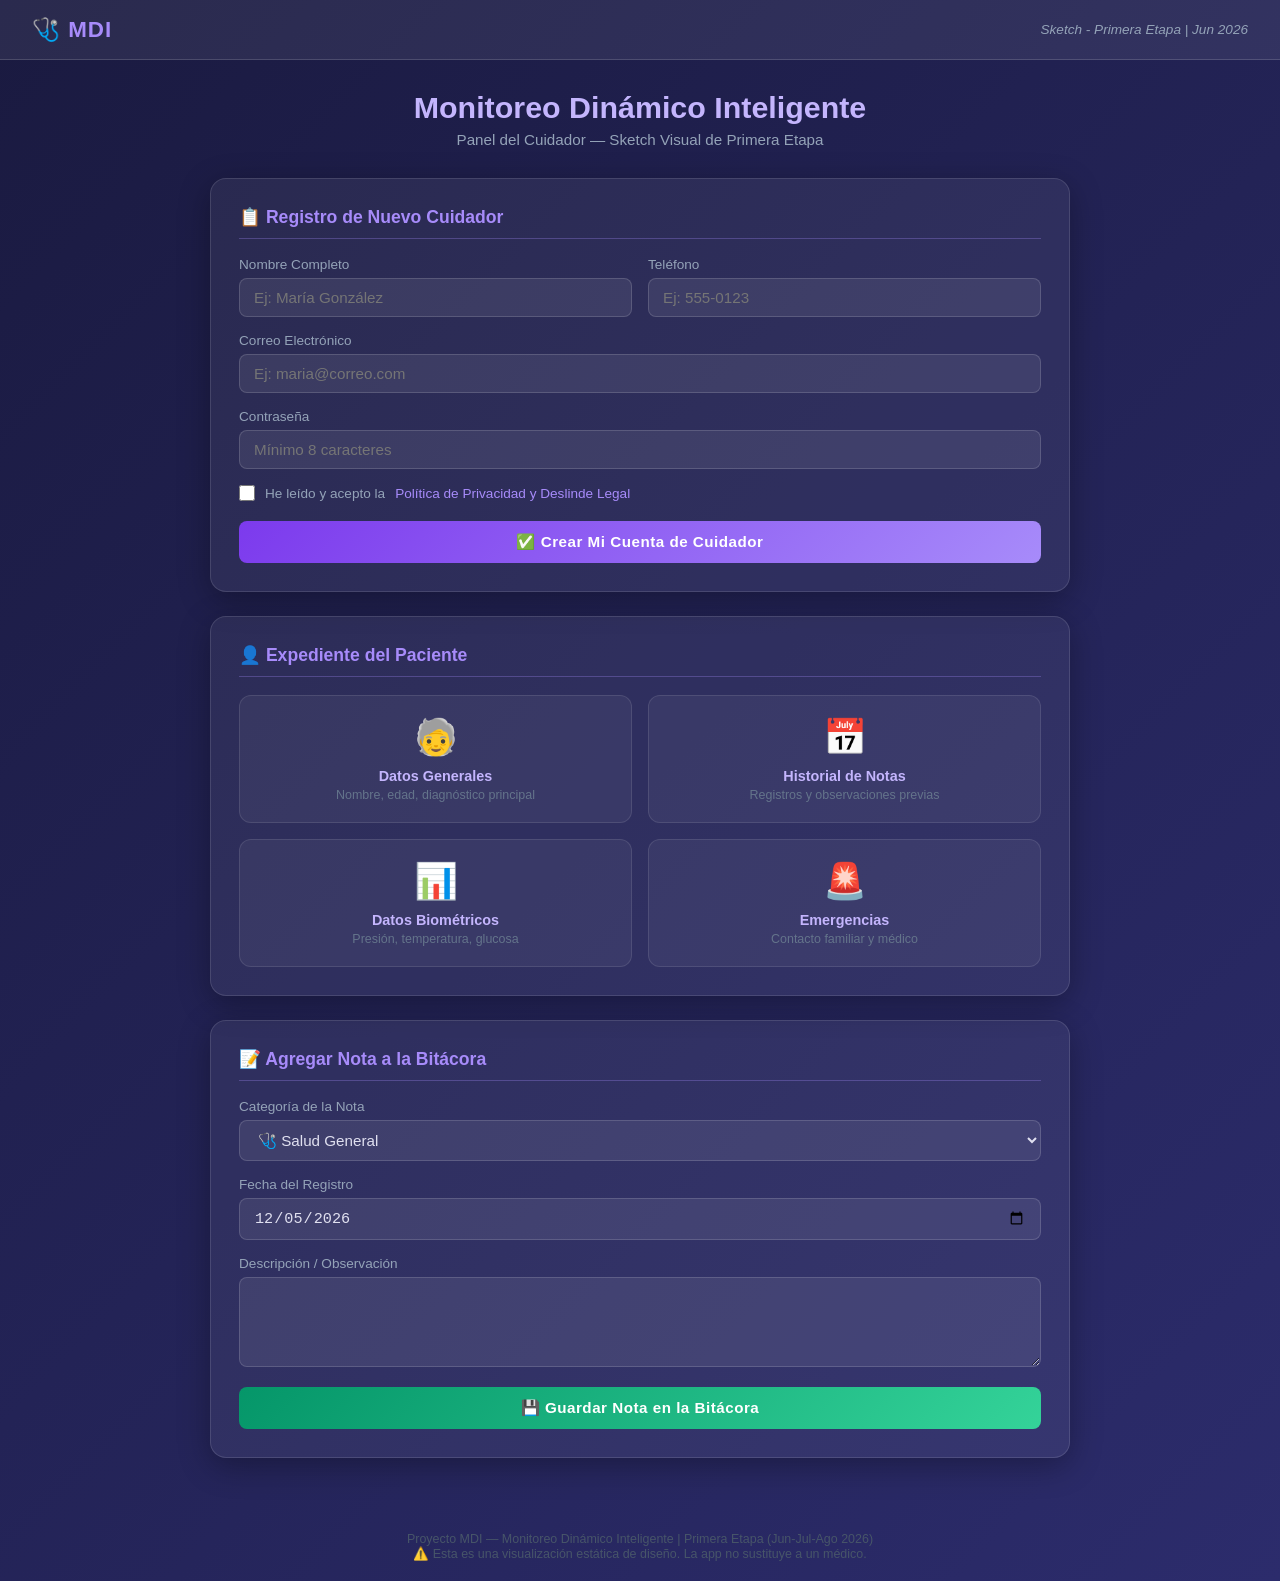
<file: index.html>
<!DOCTYPE html>
<!--
  ====================================================================
  PROYECTO: MONITOREO DINÁMICO INTELIGENTE (MDI)
  ARCHIVO: index.html
  DESCRIPCIÓN: Visualización / Sketch de la pantalla principal del cuidador
  ETAPA: Primera (Jun-Jul-Ago 2026)
  TECNOLOGÍA: HTML5 + CSS3 puro (sin frameworks ni librerías externas)
  ====================================================================
  CÓMO USARLO: Abre este archivo directamente en cualquier navegador
  (Chrome, Firefox, Edge). No necesitas un servidor web.
  ====================================================================
-->

<!-- 'html lang="es"' le dice al navegador que la página está en español -->
<html lang="es">

<!-- ============================================================ -->
<!-- HEAD: Todo lo que el navegador necesita saber pero que el    -->
<!-- usuario NO ve directamente en la pantalla.                   -->
<!-- ============================================================ -->
<head>

  <!-- Define el conjunto de caracteres: permite tildes y la ñ -->
  <meta charset="UTF-8">

  <!-- Hace que la página se vea bien en celulares y tabletas -->
  <meta name="viewport" content="width=device-width, initial-scale=1.0">

  <!-- Descripción para motores de búsqueda (SEO) -->
  <meta name="description" content="Aplicación MDI - Monitoreo Dinámico Inteligente para cuidadores de adultos mayores">

  <!-- El título que aparece en la pestaña del navegador -->
  <title>MDI - Monitoreo Dinámico Inteligente</title>

  <!-- ============================================================ -->
  <!-- ESTILOS CSS: Aquí definimos el diseño visual de la página.  -->
  <!-- Todo lo que tiene que ver con colores, tamaños y posiciones. -->
  <!-- ============================================================ -->
  <style>

    /* ---------------------------------------------------------------
       * { } = Se aplica a TODOS los elementos de la página.
       margin y padding en 0: Elimina los espacios en blanco que los
       navegadores agregan por defecto.
       box-sizing: Hace que el ancho de los elementos incluya su borde
       y relleno interior, lo que facilita calcular tamaños.
    --------------------------------------------------------------- */
    * {
      margin: 0;
      padding: 0;
      box-sizing: border-box;
    }

    /* ---------------------------------------------------------------
       body = El "lienzo" principal de la página.
       font-family: Define la fuente de texto para toda la página.
       background: Crea un degradado de color de izquierda a derecha
       (linear-gradient) usando dos tonos azul-morado.
       min-height: 100vh = La página ocupará al menos toda la pantalla.
       display: flex = Activa el modo "Flexbox" para centrar contenido.
    --------------------------------------------------------------- */
    body {
      font-family: 'Segoe UI', Arial, sans-serif;
      background: linear-gradient(135deg, #1a1a40 0%, #2c2c6c 100%);
      min-height: 100vh;
      display: flex;
      flex-direction: column;
      align-items: center;
      color: #e0e0f0;
    }

    /* ---------------------------------------------------------------
       BARRA DE NAVEGACIÓN SUPERIOR (header)
    --------------------------------------------------------------- */
    header {
      /* ancho: ocupa el 100% del ancho de la pantalla */
      width: 100%;
      /* Color de fondo semitransparente (rgba = rojo, verde, azul, opacidad) */
      background: rgba(255, 255, 255, 0.07);
      /* Línea inferior decorativa */
      border-bottom: 1px solid rgba(255, 255, 255, 0.15);
      /* Espaciado interno (arriba/abajo: 16px, izquierda/derecha: 32px) */
      padding: 16px 32px;
      /* Flexbox para poner el logo a la izquierda y el estado a la derecha */
      display: flex;
      justify-content: space-between;
      align-items: center;
    }

    /* Nombre/logo del proyecto en el header */
    .logo {
      font-size: 1.4rem;  /* Tamaño del texto (1.4 veces el tamaño normal) */
      font-weight: bold;
      color: #a78bfa;     /* Color violeta claro */
      letter-spacing: 1px; /* Espacio extra entre letras */
    }

    /* Indicador de estado "Conectado como..." en el header */
    .user-status {
      font-size: 0.85rem;
      color: #94a3b8;   /* Color gris azulado */
      font-style: italic;
    }

    /* ---------------------------------------------------------------
       CONTENEDOR PRINCIPAL: La caja que centra todo el contenido.
    --------------------------------------------------------------- */
    .contenedor-principal {
      width: 100%;
      max-width: 900px;   /* Nunca será más ancho de 900 píxeles */
      padding: 30px 20px; /* Espaciado: 30px arriba/abajo, 20px lados */
    }

    /* ---------------------------------------------------------------
       TÍTULO DE BIENVENIDA
    --------------------------------------------------------------- */
    .titulo-bienvenida {
      text-align: center;
      margin-bottom: 30px;
    }

    /* El h1 es el título principal de la página (el más importante) */
    .titulo-bienvenida h1 {
      font-size: 1.9rem;
      color: #c4b5fd;  /* Violeta suave */
      margin-bottom: 6px;
    }

    /* El párrafo debajo del título */
    .titulo-bienvenida p {
      color: #94a3b8;
      font-size: 0.95rem;
    }

    /* ---------------------------------------------------------------
       SECCIÓN 1: FORMULARIO DE REGISTRO SIMULADO
       Esta "tarjeta" (card) contiene el formulario de registro.
    --------------------------------------------------------------- */
    .card {
      /* Color de fondo semitransparente: efecto "cristal" (glassmorphism) */
      background: rgba(255, 255, 255, 0.06);
      /* Borde redondeado en las esquinas */
      border-radius: 16px;
      /* Borde sutil */
      border: 1px solid rgba(255, 255, 255, 0.12);
      /* Sombra difusa alrededor de la caja */
      box-shadow: 0 8px 32px rgba(0, 0, 0, 0.3);
      padding: 28px;
      margin-bottom: 24px;
    }

    /* Título de cada sección (h2) */
    .card h2 {
      font-size: 1.1rem;
      color: #a78bfa;
      margin-bottom: 18px;
      padding-bottom: 10px;
      /* Línea decorativa debajo del título de la sección */
      border-bottom: 1px solid rgba(167, 139, 250, 0.3);
      display: flex;
      align-items: center;
      gap: 8px;  /* Espacio entre el ícono emoji y el texto */
    }

    /* ---------------------------------------------------------------
       ESTILOS DEL FORMULARIO DE REGISTRO
    --------------------------------------------------------------- */

    /* Grupo de formulario: contiene una etiqueta y su campo de entrada */
    .form-grupo {
      margin-bottom: 16px;
    }

    /* La etiqueta (label) describe para qué es el campo */
    .form-grupo label {
      display: block;     /* Hace que la etiqueta ocupe su propia línea */
      font-size: 0.85rem;
      color: #94a3b8;
      margin-bottom: 6px;
    }

    /* El campo de texto donde el usuario escribe */
    .form-grupo input {
      width: 100%;         /* Ocupa todo el ancho disponible */
      padding: 10px 14px;  /* Espaciado interior */
      border-radius: 8px;
      /* Borde semitransparente */
      border: 1px solid rgba(255, 255, 255, 0.15);
      /* Fondo oscuro semitransparente */
      background: rgba(255, 255, 255, 0.08);
      color: #e0e0f0;      /* Color del texto que el usuario escribe */
      font-size: 0.95rem;
      /* transition: Hace que el cambio de borde al hacer clic sea suave */
      transition: border-color 0.2s;
      outline: none;       /* Quita el borde azul que pone el navegador */
    }

    /* :focus = Se aplica cuando el usuario hace clic sobre el campo */
    .form-grupo input:focus {
      border-color: #a78bfa; /* El borde se vuelve violeta al escribir */
    }

    /* Fila que pone dos campos de formulario uno al lado del otro */
    .form-fila {
      display: flex;
      gap: 16px; /* Espacio entre los dos campos */
    }

    /* Cada campo dentro de la fila ocupa el mismo espacio */
    .form-fila .form-grupo {
      flex: 1;
    }

    /* Área del checkbox para aceptar políticas */
    .politicas-check {
      display: flex;
      align-items: center;
      gap: 10px;
      margin-bottom: 20px;
      font-size: 0.85rem;
      color: #94a3b8;
      cursor: pointer; /* El cursor se convierte en manita */
    }

    /* El checkbox en sí */
    .politicas-check input[type="checkbox"] {
      width: 16px;
      height: 16px;
      cursor: pointer;
      accent-color: #a78bfa; /* Color del checkbox cuando está marcado */
    }

    /* El enlace "Ver política" dentro del texto del checkbox */
    .politicas-check a {
      color: #a78bfa;
      text-decoration: none; /* Quita el subrayado del enlace */
    }

    /* ---------------------------------------------------------------
       BOTONES
    --------------------------------------------------------------- */
    .boton {
      padding: 12px 24px;
      border: none;          /* Sin borde */
      border-radius: 8px;
      font-size: 0.95rem;
      font-weight: bold;
      cursor: pointer;       /* Cursor de manita al pasar sobre el botón */
      transition: transform 0.15s, box-shadow 0.15s; /* Animación suave */
      letter-spacing: 0.5px;
    }

    /* :hover = Estilos que se aplican cuando el ratón pasa sobre el botón */
    .boton:hover {
      /* transform: Mueve el botón 2 píxeles hacia arriba (efecto "levitar") */
      transform: translateY(-2px);
      box-shadow: 0 6px 20px rgba(0,0,0,0.3);
    }

    /* Botón principal (violeta) */
    .boton-primario {
      background: linear-gradient(135deg, #7c3aed, #a78bfa);
      color: white;
      width: 100%; /* Ocupa todo el ancho de su contenedor */
    }

    /* Botón secundario (transparente con borde) */
    .boton-secundario {
      background: transparent;
      border: 1px solid rgba(167, 139, 250, 0.5);
      color: #a78bfa;
    }

    /* Botón de "agregar nota" (verde) */
    .boton-exito {
      background: linear-gradient(135deg, #059669, #34d399);
      color: white;
      width: 100%;
    }

    /* ---------------------------------------------------------------
       SECCIÓN 2: MENÚ VISUAL DEL EXPEDIENTE DEL PACIENTE
    --------------------------------------------------------------- */

    /* Cuadrícula de 2 columnas para las tarjetas del menú */
    .menu-grid {
      display: grid;
      /* 'repeat(2, 1fr)' = 2 columnas que se reparten el espacio iguales */
      grid-template-columns: repeat(2, 1fr);
      gap: 16px;       /* Espacio entre tarjetas */
      margin-top: 4px;
    }

    /* Cada tarjeta individual del menú de expediente */
    .menu-item {
      background: rgba(255, 255, 255, 0.05);
      border-radius: 12px;
      border: 1px solid rgba(255, 255, 255, 0.1);
      padding: 20px;
      text-align: center;
      cursor: pointer;
      transition: background 0.2s, border-color 0.2s, transform 0.2s;
    }

    /* Efecto al pasar el ratón sobre una tarjeta del menú */
    .menu-item:hover {
      background: rgba(167, 139, 250, 0.1);
      border-color: rgba(167, 139, 250, 0.4);
      transform: translateY(-3px); /* Sube 3 píxeles */
    }

    /* El emoji grande dentro de cada tarjeta de menú */
    .menu-item .icono {
      font-size: 2.2rem;
      display: block;
      margin-bottom: 10px;
    }

    /* El título de cada tarjeta de menú */
    .menu-item .menu-titulo {
      font-size: 0.9rem;
      font-weight: bold;
      color: #c4b5fd;
      margin-bottom: 4px;
    }

    /* La descripción pequeña debajo del título */
    .menu-item .menu-desc {
      font-size: 0.78rem;
      color: #64748b;
    }

    /* ---------------------------------------------------------------
       SECCIÓN 3: FORMULARIO DE AGREGAR NOTA A LA BITÁCORA
    --------------------------------------------------------------- */

    /* Selector de categoría de la nota */
    .form-grupo select {
      width: 100%;
      padding: 10px 14px;
      border-radius: 8px;
      border: 1px solid rgba(255, 255, 255, 0.15);
      background: rgba(255, 255, 255, 0.08);
      color: #e0e0f0;
      font-size: 0.95rem;
      outline: none;
      cursor: pointer;
    }

    /* Área de texto grande para escribir la nota */
    .form-grupo textarea {
      width: 100%;
      padding: 10px 14px;
      border-radius: 8px;
      border: 1px solid rgba(255, 255, 255, 0.15);
      background: rgba(255, 255, 255, 0.08);
      color: #e0e0f0;
      font-size: 0.95rem;
      resize: vertical; /* Solo permite cambiar la altura, no el ancho */
      outline: none;
      font-family: inherit; /* Usa la misma fuente que el resto de la página */
      transition: border-color 0.2s;
    }

    .form-grupo textarea:focus {
      border-color: #a78bfa;
    }

    /* ---------------------------------------------------------------
       INDICADOR DE ESTADO / NOTIFICACIÓN DE ÉXITO (oculta por defecto)
    --------------------------------------------------------------- */
    .notificacion {
      display: none; /* Oculta por defecto. JavaScript la mostrará. */
      background: rgba(5, 150, 105, 0.2);
      border: 1px solid rgba(52, 211, 153, 0.4);
      border-radius: 8px;
      padding: 12px 16px;
      color: #34d399;
      font-size: 0.9rem;
      margin-top: 12px;
      text-align: center;
    }

    /* ---------------------------------------------------------------
       PIE DE PÁGINA (footer)
    --------------------------------------------------------------- */
    footer {
      margin-top: auto; /* Empuja el footer hasta el fondo de la página */
      padding: 20px;
      text-align: center;
      font-size: 0.78rem;
      color: #475569;
    }

  </style>
  <!-- FIN DE LOS ESTILOS CSS -->

</head>

<!-- ============================================================ -->
<!-- BODY: Todo lo que el usuario SÍ ve en la pantalla.           -->
<!-- ============================================================ -->
<body>

  <!-- ============================================================ -->
  <!-- BARRA SUPERIOR (HEADER)                                      -->
  <!-- ============================================================ -->
  <header>
    <!-- Logo del proyecto -->
    <span class="logo">🩺 MDI</span>
    <!-- Estado del usuario (simulado) -->
    <span class="user-status">Sketch - Primera Etapa | Jun 2026</span>
  </header>

  <!-- ============================================================ -->
  <!-- CONTENIDO PRINCIPAL                                          -->
  <!-- ============================================================ -->
  <main class="contenedor-principal">

    <!-- ---- Título de bienvenida ---- -->
    <div class="titulo-bienvenida">
      <!-- h1: El título más importante de la página (solo debe haber uno) -->
      <h1>Monitoreo Dinámico Inteligente</h1>
      <p>Panel del Cuidador — Sketch Visual de Primera Etapa</p>
    </div>


    <!-- ============================================================ -->
    <!-- TARJETA 1: FORMULARIO DE REGISTRO DEL CUIDADOR              -->
    <!-- ============================================================ -->
    <!-- 'id="seccion-registro"': Un identificador único para esta sección.
         Útil para navegar o para que JavaScript encuentre este elemento. -->
    <section class="card" id="seccion-registro">

      <!-- Título de la sección -->
      <h2>📋 Registro de Nuevo Cuidador</h2>

      <!-- 'action="#"' y 'onsubmit="return false;"' evitan que la página
           recargue al dar clic en el botón, ya que es solo un sketch. -->
      <form id="form-registro" onsubmit="return mostrarExito('notif-registro')">

        <!-- Fila con dos campos lado a lado: Nombre y Teléfono -->
        <div class="form-fila">
          <div class="form-grupo">
            <!-- 'label for="nombre"' asocia la etiqueta con el campo 'id="nombre"' -->
            <label for="nombre">Nombre Completo</label>
            <!-- 'placeholder' muestra un texto de ayuda dentro del campo -->
            <input type="text" id="nombre" placeholder="Ej: María González" required>
          </div>
          <div class="form-grupo">
            <label for="telefono">Teléfono</label>
            <input type="tel" id="telefono" placeholder="Ej: 555-0123">
          </div>
        </div>

        <!-- Campo de correo electrónico -->
        <div class="form-grupo">
          <label for="correo">Correo Electrónico</label>
          <!-- 'type="email"' valida automáticamente que sea un correo válido -->
          <input type="email" id="correo" placeholder="Ej: maria@correo.com" required>
        </div>

        <!-- Campo de contraseña -->
        <div class="form-grupo">
          <label for="contrasena">Contraseña</label>
          <!-- 'type="password"' oculta el texto con asteriscos -->
          <input type="password" id="contrasena" placeholder="Mínimo 8 caracteres" required>
        </div>

        <!-- Checkbox para aceptar políticas de privacidad -->
        <label class="politicas-check">
          <input type="checkbox" id="acepta-politicas" required>
          He leído y acepto la
          <a href="../01_Documentacion/politica_privacidad.txt" target="_blank">
            Política de Privacidad y Deslinde Legal
          </a>
        </label>

        <!-- Botón para enviar el formulario -->
        <button type="submit" class="boton boton-primario" id="btn-registrarse">
          ✅ Crear Mi Cuenta de Cuidador
        </button>

        <!-- Notificación que aparece al "registrarse" (simulado) -->
        <div class="notificacion" id="notif-registro">
          ¡Registro exitoso! Bienvenida al sistema MDI.
        </div>

      </form>
    </section>


    <!-- ============================================================ -->
    <!-- TARJETA 2: MENÚ VISUAL - EXPEDIENTE DEL PACIENTE            -->
    <!-- ============================================================ -->
    <section class="card" id="seccion-expediente">

      <h2>👤 Expediente del Paciente</h2>

      <!-- Cuadrícula con 4 opciones del menú del expediente -->
      <div class="menu-grid">

        <!-- Opción 1: Ver datos generales del paciente -->
        <div class="menu-item" id="menu-datos" onclick="alert('Función: Ver Datos Generales del Paciente\n\n(En desarrollo para la siguiente etapa)')">
          <span class="icono">🧓</span>
          <div class="menu-titulo">Datos Generales</div>
          <div class="menu-desc">Nombre, edad, diagnóstico principal</div>
        </div>

        <!-- Opción 2: Ver historial de la bitácora -->
        <div class="menu-item" id="menu-historial" onclick="alert('Función: Ver Historial de Bitácora\n\n(En desarrollo para la siguiente etapa)')">
          <span class="icono">📅</span>
          <div class="menu-titulo">Historial de Notas</div>
          <div class="menu-desc">Registros y observaciones previas</div>
        </div>

        <!-- Opción 3: Ver datos biométricos del paciente -->
        <div class="menu-item" id="menu-biometricos" onclick="alert('Función: Ver Datos Biométricos\n\n(En desarrollo para la siguiente etapa)')">
          <span class="icono">📊</span>
          <div class="menu-titulo">Datos Biométricos</div>
          <div class="menu-desc">Presión, temperatura, glucosa</div>
        </div>

        <!-- Opción 4: Ver contactos de emergencia -->
        <div class="menu-item" id="menu-emergencia" onclick="alert('Función: Ver Contacto de Emergencia\n\n(En desarrollo para la siguiente etapa)')">
          <span class="icono">🚨</span>
          <div class="menu-titulo">Emergencias</div>
          <div class="menu-desc">Contacto familiar y médico</div>
        </div>

      </div>
    </section>


    <!-- ============================================================ -->
    <!-- TARJETA 3: FORMULARIO PARA AGREGAR NOTA A LA BITÁCORA       -->
    <!-- ============================================================ -->
    <section class="card" id="seccion-bitacora">

      <h2>📝 Agregar Nota a la Bitácora</h2>

      <form id="form-bitacora" onsubmit="return mostrarExito('notif-bitacora')">

        <!-- Selector de categoría -->
        <div class="form-grupo">
          <label for="categoria">Categoría de la Nota</label>
          <!-- 'select' crea un menú desplegable de opciones -->
          <select id="categoria">
            <!-- Cada 'option' es una opción del menú -->
            <option value="SALUD">🩺 Salud General</option>
            <option value="COMIDA">🍽️ Alimentación</option>
            <option value="RUTINA">🌅 Rutina Diaria</option>
            <option value="BIOMETRICO">📊 Datos Biométricos</option>
          </select>
        </div>

        <!-- Campo de fecha del registro -->
        <div class="form-grupo">
          <label for="fecha-nota">Fecha del Registro</label>
          <!-- 'type="date"' muestra un calendario para elegir la fecha -->
          <input type="date" id="fecha-nota">
        </div>

        <!-- Área de texto para escribir la nota -->
        <div class="form-grupo">
          <label for="nota">Descripción / Observación</label>
          <!-- 'textarea' es un campo de texto grande y expandible.
               'rows="4"' define que muestre 4 líneas de altura por defecto. -->
          <textarea
            id="nota"
            rows="4"
            placeholder="Escribe aquí tu observación del día... Ej: El paciente desayunó avena con fruta. Se mostró animado durante la mañana."
            required>
          </textarea>
        </div>

        <!-- Botón para guardar la nota -->
        <button type="submit" class="boton boton-exito" id="btn-guardar-nota">
          💾 Guardar Nota en la Bitácora
        </button>

        <!-- Notificación de éxito al guardar la nota (simulado) -->
        <div class="notificacion" id="notif-bitacora">
          ¡Nota guardada correctamente en la bitácora!
        </div>

      </form>
    </section>

  </main>
  <!-- FIN DEL CONTENIDO PRINCIPAL -->


  <!-- ============================================================ -->
  <!-- PIE DE PÁGINA (FOOTER)                                       -->
  <!-- ============================================================ -->
  <footer>
    <p>
      Proyecto MDI — Monitoreo Dinámico Inteligente | Primera Etapa (Jun-Jul-Ago 2026)
      <br>
      ⚠️ Esta es una visualización estática de diseño. La app no sustituye a un médico.
    </p>
  </footer>


  <!-- ============================================================ -->
  <!-- JAVASCRIPT: Pequeña lógica interactiva para el sketch.       -->
  <!-- El tag 'script' siempre va al final del body, para que el    -->
  <!-- HTML cargue primero y luego la lógica.                       -->
  <!-- ============================================================ -->
  <script>

    /*
      ================================================================
      ¿QUÉ HACE ESTE JAVASCRIPT?
      Esta función muestra el mensaje de "éxito" después de que el
      usuario hace clic en un botón de formulario.
      Es solo una simulación visual para el sketch.
      ================================================================
    */

    // 'function' define un bloque de código reutilizable con un nombre.
    // 'idNotificacion' es un parámetro: recibe el nombre del elemento a mostrar.
    function mostrarExito(idNotificacion) {

      // 'document.getElementById()' busca en la página un elemento
      // que tenga el 'id' que le pasemos.
      var notificacion = document.getElementById(idNotificacion);

      // Cambiamos el estilo de 'display' de 'none' (oculto) a 'block' (visible).
      notificacion.style.display = 'block';

      // 'setTimeout' espera un tiempo y luego ejecuta una función.
      // Aquí espera 3000 milisegundos (3 segundos) y luego oculta la notificación.
      setTimeout(function() {
        notificacion.style.display = 'none';
      }, 3000);

      // 'return false' le dice al formulario que NO recargue la página.
      return false;

    } // Fin de la función 'mostrarExito'.


    // ---------------------------------------------------------------
    // Al cargar la página, ponemos la fecha de hoy en el campo de fecha.
    // Esto es una mejora de usabilidad: el campo se llena automáticamente.
    // ---------------------------------------------------------------

    // 'new Date()' crea un objeto con la fecha y hora actual.
    var hoy = new Date();

    // 'toISOString()' convierte la fecha a texto en formato "AAAA-MM-DD".
    // '.split("T")[0]' toma solo la parte de la fecha, sin la hora.
    var fechaHoy = hoy.toISOString().split("T")[0];

    // Ponemos esa fecha como valor del campo de fecha en el formulario.
    document.getElementById("fecha-nota").value = fechaHoy;

  </script>
  <!-- FIN DEL JAVASCRIPT -->

</body>

</html>
</file>
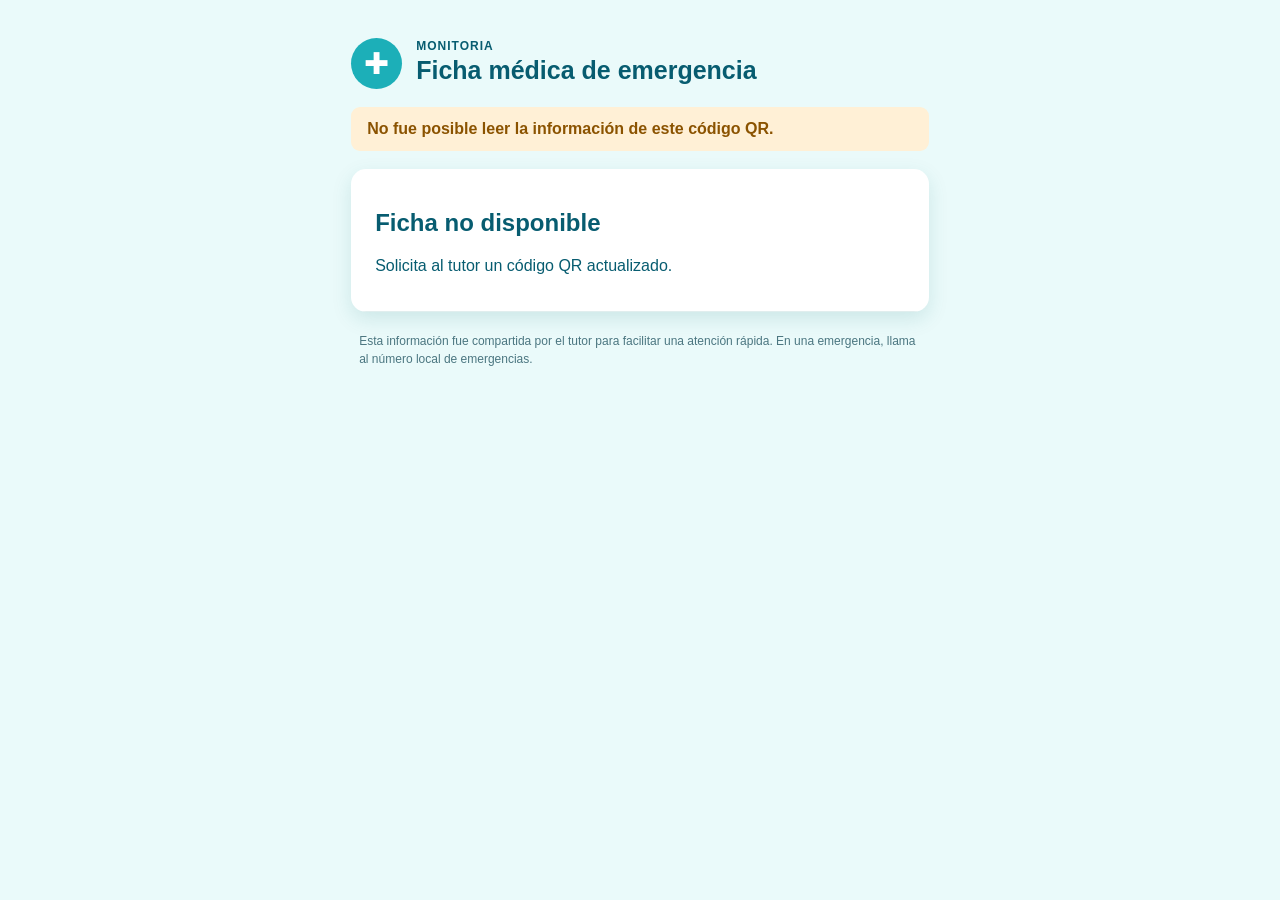
<file: emergency.html>
<!doctype html>
<html lang="es">
<head><meta charset="UTF-8" /><meta name="viewport" content="width=device-width, initial-scale=1.0" /><title>Ficha médica de emergencia</title><link rel="stylesheet" href="styles.css" /><script src="emergency.js" defer></script></head>
<body class="emergency-body"><main class="emergency-wrap"><header class="emergency-head"><span class="emergency-icon">✚</span><div><p>MONITORIA</p><h1>Ficha médica de emergencia</h1></div></header><div id="alert" class="alert">⚠ Información para atención de emergencia</div><section id="medicalCard" class="medical-card" aria-live="polite"></section><p class="privacy">Esta información fue compartida por el tutor para facilitar una atención rápida. En una emergencia, llama al número local de emergencias.</p></main></body>
</html>
</file>
<file: styles.css>
:root{--teal:#1cafb8;--teal-dark:#06687a;--surface:#d9f4f4;--panel:#65cdd1;--ink:#075c70;--white:#fff;--red:#b83b3b}*{box-sizing:border-box}body{margin:0;font-family:Inter,Segoe UI,Arial,sans-serif;background:linear-gradient(125deg,#effbfb,#d6f2f2);color:var(--ink)}.topbar{height:72px;background:#1db1ba;color:#fff;display:flex;align-items:center;padding:0 clamp(20px,4vw,64px);justify-content:space-between;box-shadow:0 2px 12px #277b7b55}.brand{display:flex;gap:10px;align-items:center;font-weight:800;letter-spacing:.8px}.brand small{display:block;font-size:10px;letter-spacing:0;font-weight:500;opacity:.9}.brand-mark{border:2px solid #bceff0;border-radius:50%;width:40px;height:40px;display:grid;place-items:center;font-size:22px}.profile-mini{font-size:13px;text-align:right}.profile-mini strong{display:block;font-size:16px}main{padding:26px clamp(15px,4vw,64px) 44px}.page-title{border-bottom:2px solid #55ccd0;display:flex;align-items:center;gap:10px;margin-bottom:29px}.page-title span{font-size:28px}.page-title h1{font-size:28px;margin:0 0 14px}.page-title p{margin:0 0 14px auto;color:#33788a}.layout{display:grid;grid-template-columns:minmax(260px,.58fr) minmax(500px,1.5fr);gap:30px}.card{background:var(--panel);border-radius:16px;box-shadow:0 7px 16px #115a5a24;padding:30px}.patient-card{text-align:center}.avatar{width:148px;height:148px;border:5px solid #e9ffff;background:#16aeb7;border-radius:50%;display:grid;place-items:center;margin:0 auto 20px;font-size:72px}.patient-card h2{margin:0;font-size:22px}.patient-card>p{color:#147d91}.qr-section{border-top:1px solid #48b9c0;margin-top:30px;padding-top:22px}.qr-section h3{font-size:16px;margin:8px}.qr-section #qrcode{display:flex;justify-content:center;margin:12px auto}.qr-section #qrcode img{background:#fff;padding:9px;border-radius:8px;box-shadow:0 2px 4px #155d5d44}.small{font-size:12px!important;margin:10px auto!important;max-width:210px}.form-card h2{font-size:19px;border-bottom:1px solid #a9e9e9;padding-bottom:10px;margin:27px 0 18px}.tabs{display:flex;gap:18px}.tabs button{border:0;border-radius:9px;padding:15px 22px;color:#fff;background:#18aeba;font-size:16px;font-weight:700}.tabs .muted{background:transparent;color:#08788c;font-weight:500}.fields{display:grid;gap:16px;margin-bottom:16px}.triple{grid-template-columns:repeat(3,1fr)}.double{grid-template-columns:repeat(2,1fr)}label{font-weight:700;font-size:15px;color:#078097;display:grid;gap:8px}input,select,textarea{font:inherit;font-weight:400;border:1px solid #c4eeee;background:#f0ffff;border-radius:10px;padding:12px;color:#123b44;width:100%}textarea{resize:vertical;min-height:64px}.actions{display:flex;align-items:center;justify-content:space-between;gap:15px;margin-top:25px}#savedMessage{font-size:13px;color:#06687a}.primary,.secondary{border:0;border-radius:9px;padding:12px 18px;font-weight:700;cursor:pointer}.primary{background:#05798c;color:#fff}.secondary{background:#e9ffff;color:#08778a;font-size:13px}.emergency-body{background:#eafafa;min-height:100vh}.emergency-wrap{max-width:680px;margin:auto;padding-top:20px}.emergency-head{display:flex;align-items:center;gap:14px;padding:18px 0}.emergency-icon{background:var(--teal);color:#fff;border-radius:50%;display:grid;place-items:center;width:51px;height:51px;font-size:30px}.emergency-head p{margin:0;font-size:12px;font-weight:800;letter-spacing:1px}.emergency-head h1{font-size:25px;margin:3px 0}.alert{background:#fff0d6;color:#8b5300;padding:13px 16px;border-radius:9px;font-weight:700;margin:0 0 18px}.medical-card{background:#fff;border-radius:15px;overflow:hidden;box-shadow:0 7px 20px #0b6b6b21}.medical-card header{background:var(--teal);color:#fff;padding:23px}.medical-card header h2{margin:0;font-size:26px}.medical-card header p{margin:5px 0 0;opacity:.95}.medical-card section{padding:20px 24px;border-bottom:1px solid #e0eeee}.medical-card h3{font-size:14px;text-transform:uppercase;letter-spacing:.6px;margin:0 0 13px;color:#067589}.data-grid{display:grid;grid-template-columns:1fr 1fr;gap:15px}.data-item{display:grid;gap:3px}.data-item span{font-size:12px;color:#477e89}.data-item strong{font-size:16px;color:#123b44}.critical{background:#fff5f5}.critical h3{color:var(--red)}.privacy{font-size:12px;line-height:1.5;color:#4b7680;margin:20px 8px}@media(max-width:850px){.layout{grid-template-columns:1fr}.patient-card{max-width:480px;margin:auto;width:100%}.triple{grid-template-columns:1fr 1fr}}@media(max-width:540px){.topbar{height:auto;padding:12px 18px}.page-title p{display:none}.page-title h1{font-size:23px}.card{padding:21px 16px}.triple,.double,.data-grid{grid-template-columns:1fr}.actions{align-items:flex-end;flex-direction:column}.emergency-wrap{padding:14px}.emergency-head h1{font-size:22px}}
</file>
